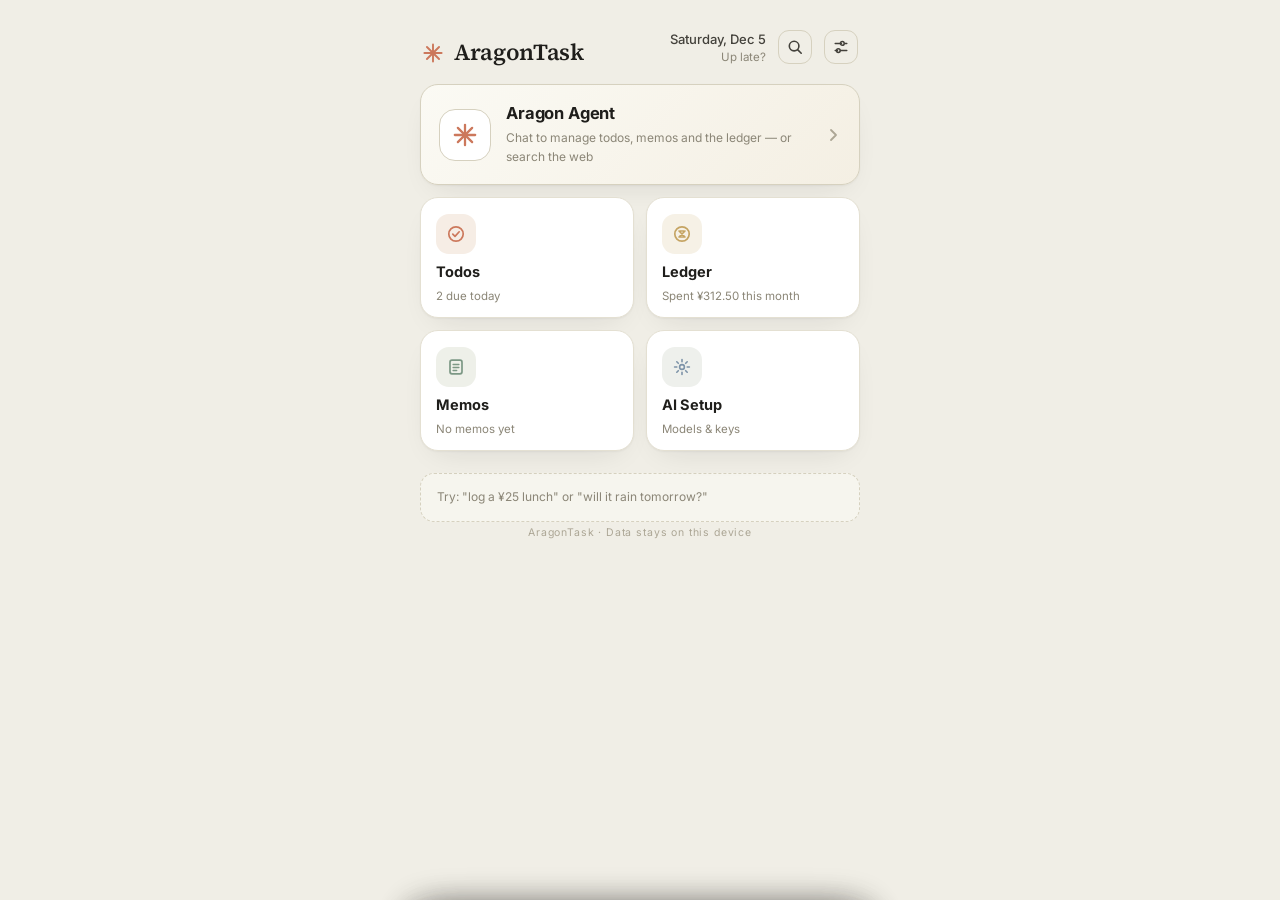
<file: app/assets/index.html>
<!doctype html>
<html lang="en">
<head>
<meta charset="utf-8">
<meta name="viewport" content="width=device-width,initial-scale=1,maximum-scale=1,user-scalable=no,viewport-fit=cover">
<meta name="theme-color" content="#F0EEE6">
<title>AragonTask</title>
<link rel="stylesheet" href="./fonts/fonts.css">
<link rel="stylesheet" href="./app.css">
</head>
<body>
<div id="app">

  <header>
    <div class="brand">
      <svg class="spark" viewBox="0 0 24 24" aria-hidden="true">
        <g stroke="#CC785C" stroke-width="2.1" stroke-linecap="round" fill="none">
          <line x1="12" y1="2.6" x2="12" y2="21.4"/>
          <line x1="2.6" y1="12" x2="21.4" y2="12"/>
          <line x1="5.4" y1="5.4" x2="18.6" y2="18.6"/>
          <line x1="18.6" y1="5.4" x2="5.4" y2="18.6"/>
        </g>
      </svg>
      <span class="wordmark">AragonTask</span>
    </div>
    <div class="head-right">
      <div class="date">
        <div class="d1" id="hd-date"></div>
        <div class="d2" id="hd-hi"></div>
      </div>
      <button class="icon-btn sr-open" id="sr-open" aria-label="Search" data-i18n-al="search_aria">
        <svg viewBox="0 0 18 18" fill="none"><circle cx="8" cy="8" r="5.4" stroke="currentColor" stroke-width="1.8"/><path d="M12.2 12.2L16 16" stroke="currentColor" stroke-width="1.8" stroke-linecap="round"/></svg>
      </button>
      <button class="icon-btn" id="set-open" aria-label="Settings" data-i18n-al="set_aria" data-act="setopen">
        <svg viewBox="0 0 18 18" fill="none"><path d="M2.5 5h7M13.5 5h2M2.5 13h2.5M8.5 13h7" stroke="currentColor" stroke-width="1.7" stroke-linecap="round"/><circle cx="10.5" cy="5" r="2.1" stroke="currentColor" stroke-width="1.7"/><circle cx="6" cy="13" r="2.1" stroke="currentColor" stroke-width="1.7"/></svg>
      </button>
    </div>
  </header>

  <!-- ================= HUB ================= -->
  <div id="view-hub">
    <button class="hub-hero card" data-act="view" data-id="agent">
      <div class="hh-ic">
        <svg viewBox="0 0 24 24" aria-hidden="true">
          <g stroke="#CC785C" stroke-width="2.1" stroke-linecap="round" fill="none">
            <line x1="12" y1="2.6" x2="12" y2="21.4"/>
            <line x1="2.6" y1="12" x2="21.4" y2="12"/>
            <line x1="5.4" y1="5.4" x2="18.6" y2="18.6"/>
            <line x1="18.6" y1="5.4" x2="5.4" y2="18.6"/>
          </g>
        </svg>
      </div>
      <div class="hh-t">
        <b data-i18n="hub_agent_t">Aragon Agent</b>
        <p data-i18n="hub_agent_p">Chat to manage todos, memos and the ledger — or search the web</p>
      </div>
      <svg class="hh-go" viewBox="0 0 16 16" fill="none"><path d="M6 3l5 5-5 5" stroke="currentColor" stroke-width="1.8" stroke-linecap="round" stroke-linejoin="round"/></svg>
    </button>

    <div class="hub-grid">
      <button class="hub-c card" data-act="view" data-id="todo">
        <div class="hc-ic" style="--c:#CC785C">
          <svg viewBox="0 0 20 20" fill="none"><circle cx="10" cy="10" r="7.2" stroke="currentColor" stroke-width="1.7"/><path d="M6.8 10.2l2.2 2.2 4.2-4.6" stroke="currentColor" stroke-width="1.7" stroke-linecap="round" stroke-linejoin="round"/></svg>
        </div>
        <b data-i18n="nav_todo">Todos</b>
        <span id="hub-todo">…</span>
      </button>
      <button class="hub-c card" data-act="view" data-id="money">
        <div class="hc-ic" style="--c:#C5A463">
          <svg viewBox="0 0 20 20" fill="none"><circle cx="10" cy="10" r="7.2" stroke="currentColor" stroke-width="1.7"/><path d="M7 7l6 6M13 7l-6 6M8 7h4M8 13h4" stroke="currentColor" stroke-width="1.6" stroke-linecap="round"/></svg>
        </div>
        <b data-i18n="nav_money">Ledger</b>
        <span id="hub-money">…</span>
      </button>
      <button class="hub-c card" data-act="view" data-id="memo">
        <div class="hc-ic" style="--c:#7C9885">
          <svg viewBox="0 0 20 20" fill="none"><rect x="4" y="3.2" width="12" height="13.6" rx="2" stroke="currentColor" stroke-width="1.7"/><path d="M7.2 7.5h5.6M7.2 10.5h5.6M7.2 13.5h3.4" stroke="currentColor" stroke-width="1.6" stroke-linecap="round"/></svg>
        </div>
        <b data-i18n="nav_memo">Memos</b>
        <span id="hub-memo">…</span>
      </button>
      <button class="hub-c card" data-act="view" data-id="agent2">
        <div class="hc-ic" style="--c:#7D93A8">
          <svg viewBox="0 0 20 20" fill="none"><circle cx="10" cy="10" r="2.4" stroke="currentColor" stroke-width="1.6"/><path d="M10 2.6v2.2M10 15.2v2.2M2.6 10h2.2M15.2 10h2.2M4.8 4.8l1.5 1.5M13.7 13.7l1.5 1.5M15.2 4.8l-1.5 1.5M6.3 13.7l-1.5 1.5" stroke="currentColor" stroke-width="1.6" stroke-linecap="round"/></svg>
        </div>
        <b data-i18n="nav_aicfg">AI Setup</b>
        <span data-i18n="hub_aicfg_sub">Models &amp; keys</span>
      </button>
    </div>

    <div class="hub-foot" data-i18n="hub_foot">Try: "log a ¥25 lunch" or "will it rain tomorrow?"</div>
  </div>

  <!-- ================= TODO VIEW ================= -->
  <div id="view-todo" hidden>
    <div class="view-head">
      <button class="icon-btn back" data-act="home" aria-label="Back" data-i18n-al="back_aria">
        <svg viewBox="0 0 16 16" fill="none"><path d="M10 3L5 8l5 5" stroke="currentColor" stroke-width="1.8" stroke-linecap="round" stroke-linejoin="round"/></svg>
      </button>
      <b data-i18n="nav_todo">Todos</b>
    </div>

    <div class="qa card">
      <svg viewBox="0 0 16 16" fill="none" aria-hidden="true"><path d="M8 3v10M3 8h10" stroke="currentColor" stroke-width="1.8" stroke-linecap="round"/></svg>
      <input id="qa-in" placeholder="Add a task, press Enter to save" data-i18n-ph="qa_ph" maxlength="120" autocomplete="off">
      <button class="qa-chip" id="qa-today" aria-label="Due today by default" data-i18n-al="qa_today_aria" data-i18n="qa_today">Today</button>
    </div>

    <section class="hero card">
      <svg class="ring" viewBox="0 0 62 62" aria-hidden="true">
        <circle class="ring-bg" cx="31" cy="31" r="26"/>
        <circle class="ring-fg" cx="31" cy="31" r="26" id="ring"/>
      </svg>
      <div class="hero-t">
        <div class="ht-label" data-i18n="hero_label">Today's progress</div>
        <div class="ht-num"><span id="hero-done">0</span><span class="ht-sep"> / </span><span id="hero-all">0</span></div>
        <div class="ht-sub" id="hero-sub"></div>
      </div>
    </section>

    <nav class="chips" id="chips"></nav>

    <div class="sec"><span data-i18n="sec_todo">Todos</span><span class="cnt" id="todo-cnt"></span><i class="ln"></i></div>
    <div class="list card" id="list"></div>

    <div class="empty" id="empty" hidden>
      <h3 id="empty-t" data-i18n="empty_ok">All clear</h3>
      <p id="empty-p"></p>
      <button class="empty-cta" id="empty-cta" data-i18n="empty_cta">Add your first task</button>
    </div>

    <div class="sec sec-btn-wrap">
      <button class="sec-btn" id="done-toggle">
        <span data-i18n="done_sec">Completed</span><span class="cnt" id="done-cnt"></span>
        <svg viewBox="0 0 16 16" fill="none"><path d="M4 6l4 4 4-4" stroke="currentColor" stroke-width="1.8" stroke-linecap="round" stroke-linejoin="round"/></svg>
      </button>
      <i class="ln"></i>
    </div>
    <div class="list card" id="donelist" hidden></div>
  </div>

  <!-- ================= MONEY VIEW ================= -->
  <div id="view-money" hidden>
    <div class="view-head">
      <button class="icon-btn back" data-act="home" aria-label="Back" data-i18n-al="back_aria">
        <svg viewBox="0 0 16 16" fill="none"><path d="M10 3L5 8l5 5" stroke="currentColor" stroke-width="1.8" stroke-linecap="round" stroke-linejoin="round"/></svg>
      </button>
      <b data-i18n="nav_money">Ledger</b>
    </div>

    <section class="hero card m-hero">
      <div class="mh-main">
        <div class="ht-label" id="m-lb">Spent this month</div>
        <div class="mh-num"><span id="m-out">0</span><span class="mh-cur" data-i18n="cur_unit">CNY</span></div>
        <div class="ht-sub" id="m-sub"></div>
        <div class="bud-mini" id="bud-mini" hidden><div class="bud-fill" id="bud-mini-fill"></div></div>
      </div>
      <div class="m-hero-side">
        <button class="reimb-chip" id="reimb-chip" data-act="mreimb">
          <span class="rc-l" data-i18n="reimb_lb">To reimburse</span>
          <span class="rc-v" id="reimb-sum">¥0</span>
        </button>
        <button class="stats-btn" id="stats-btn" aria-label="Stats &amp; data" data-i18n-al="stats_aria">
          <svg viewBox="0 0 18 18" fill="none"><path d="M3 15V9M9 15V3M15 15v-4" stroke="currentColor" stroke-width="2" stroke-linecap="round"/></svg>
        </button>
      </div>
    </section>

    <div class="m-nav">
      <button id="m-prev" data-act="mprev" aria-label="Previous month" data-i18n-al="prev_m_aria">
        <svg viewBox="0 0 16 16" fill="none"><path d="M10 3L5 8l5 5" stroke="currentColor" stroke-width="1.8" stroke-linecap="round" stroke-linejoin="round"/></svg>
      </button>
      <div class="m-month" id="m-month"></div>
      <button id="m-next" data-act="mnext" aria-label="Next month" data-i18n-al="next_m_aria">
        <svg viewBox="0 0 16 16" fill="none"><path d="M6 3l5 5-5 5" stroke="currentColor" stroke-width="1.8" stroke-linecap="round" stroke-linejoin="round"/></svg>
      </button>
    </div>

    <nav class="chips" id="m-chips"></nav>

    <div class="empty" id="m-empty" hidden>
      <h3 id="m-empty-t" data-i18n="m_empty">No records yet</h3>
      <p id="m-empty-p" data-i18n="m_empty_p">Log the first one and see where the money goes.</p>
      <button class="empty-cta" id="m-empty-cta" data-i18n="m_empty_cta">Add first record</button>
    </div>

    <div id="m-groups"></div>
  </div>

  <!-- ================= MEMO VIEW ================= -->
  <div id="view-memo" hidden>
    <div class="view-head">
      <button class="icon-btn back" data-act="home" aria-label="Back" data-i18n-al="back_aria">
        <svg viewBox="0 0 16 16" fill="none"><path d="M10 3L5 8l5 5" stroke="currentColor" stroke-width="1.8" stroke-linecap="round" stroke-linejoin="round"/></svg>
      </button>
      <b data-i18n="nav_memo">Memos</b>
      <button class="icon-btn mh-add" data-act="madd" aria-label="Add manually" data-i18n-al="mm_add_aria" style="margin-left:auto">
        <svg viewBox="0 0 16 16" fill="none"><path d="M8 3.5v9M3.5 8h9" stroke="currentColor" stroke-width="1.8" stroke-linecap="round"/></svg>
      </button>
    </div>
    <div id="memo-view-list"></div>
  </div>

  <!-- ================= AGENT VIEW ================= -->
  <div id="view-agent" hidden>
    <div class="view-head">
      <button class="icon-btn back" data-act="home" aria-label="Back" data-i18n-al="back_aria">
        <svg viewBox="0 0 16 16" fill="none"><path d="M10 3L5 8l5 5" stroke="currentColor" stroke-width="1.8" stroke-linecap="round" stroke-linejoin="round"/></svg>
      </button>
      <b data-i18n="ag_title">Aragon Agent</b>
      <div class="mt-acts" style="margin-left:auto">
        <button class="icon-btn" data-act="aicfg" aria-label="AI setup" data-i18n-al="ag_cfg_aria">
          <svg viewBox="0 0 16 16" fill="none"><circle cx="8" cy="8" r="2.2" stroke="currentColor" stroke-width="1.5"/><path d="M8 1.8v1.7M8 12.5v1.7M1.8 8h1.7M12.5 8h1.7M3.6 3.6l1.2 1.2M11.2 11.2l1.2 1.2M12.4 3.6l-1.2 1.2M4.8 11.2l-1.2 1.2" stroke="currentColor" stroke-width="1.5" stroke-linecap="round"/></svg>
        </button>
        <button class="icon-btn" data-act="clearchat" aria-label="Clear chat" data-i18n-al="ag_clear_aria">
          <svg viewBox="0 0 16 16" fill="none"><path d="M3 4.5h10M6.5 4.5V3h3v1.5M4.5 4.5l.7 8.5h5.6l.7-8.5" stroke="currentColor" stroke-width="1.5" stroke-linecap="round" stroke-linejoin="round"/></svg>
        </button>
      </div>
    </div>

    <div class="chat-wrap">
      <div class="chat-scroll" id="chat"></div>
      <div class="composer">
        <textarea id="chat-in" placeholder="Ask the agent to take notes, log spending, look things up…" data-i18n-ph="ag_ph" maxlength="500" rows="1" autocomplete="off"></textarea>
        <button class="send-b" id="chat-send" aria-label="Send" data-i18n-al="ag_send_aria">
          <svg viewBox="0 0 20 20" fill="none"><path d="M10 16V4M5 9l5-5 5 5" stroke="currentColor" stroke-width="2.2" stroke-linecap="round" stroke-linejoin="round"/></svg>
        </button>
      </div>
    </div>
  </div>

  <div class="spacer" id="spacer"></div>
  <footer>AragonTask · <span data-i18n="app_foot">Data stays on this device</span></footer>

  <button class="fab" id="fab" aria-label="Add" data-i18n-al="fab_aria">
    <svg viewBox="0 0 24 24" fill="none" aria-hidden="true">
      <path d="M12 5v14M5 12h14" stroke="currentColor" stroke-width="2.2" stroke-linecap="round"/>
    </svg>
    <span id="fab-t">New task</span>
  </button>
</div>

<div class="scrim" id="scrim"></div>

<!-- task sheet -->
<section class="sheet" id="task-sheet" aria-hidden="true">
  <div class="grab"></div>
  <h2 class="sh" id="ts-h">New task</h2>
  <input class="t-title" id="ts-title" placeholder="What needs doing?" data-i18n-ph="ts_title_ph" maxlength="60" autocomplete="off">
  <textarea class="t-note" id="ts-note" rows="2" placeholder="Note, optional" data-i18n-ph="ts_note_ph"></textarea>
  <div class="lb" data-i18n="lb_cat">Category</div>
  <div class="chips-in" id="ts-cats"></div>
  <div class="lb" data-i18n="lb_date">Date</div>
  <div class="chips-in" id="ts-dates"></div>
  <div class="lb" style="margin-top:14px" data-i18n="lb_repeat">Repeat</div>
  <div class="chips-in" id="ts-repeat"></div>
  <input type="date" id="ts-date-input" class="dpick" tabindex="-1">
  <button class="save" id="ts-save" disabled data-i18n="save">Save</button>
  <button class="ghost-del" id="ts-del" hidden data-i18n="ts_del">Delete this task</button>
</section>

<!-- record sheet -->
<section class="sheet" id="rec-sheet" aria-hidden="true">
  <div class="grab"></div>
  <h2 class="sh" id="rs-h">Add record</h2>
  <div class="type-seg" id="rs-type">
    <button class="ts-b on" data-act="rtype" data-id="out" data-i18n="rt_out">Expense</button>
    <button class="ts-b" data-act="rtype" data-id="in" data-i18n="rt_in">Income</button>
  </div>
  <div class="amt-row">
    <span class="amt-cur">¥</span>
    <input id="rs-amt" inputmode="decimal" placeholder="0.00" maxlength="12" autocomplete="off">
  </div>
  <input class="t-title" id="rs-title" placeholder="What was it? Optional" data-i18n-ph="rs_title_ph" maxlength="30" autocomplete="off">
  <div id="rs-catwrap">
    <div class="lb" data-i18n="lb_cat">Category</div>
    <div class="chips-in" id="rs-cats"></div>
  </div>
  <div class="lb" data-i18n="lb_date">Date</div>
  <div class="chips-in" id="rs-dates"></div>
  <div class="chips-in" style="margin-top:2px">
    <input type="date" id="rs-date-input" class="dpick" tabindex="-1">
  </div>
  <label class="sw-row" id="rs-reimbrow">
    <span data-i18n="rs_reimb_lb">This one needs reimbursement</span>
    <input type="checkbox" id="rs-reimb"><i class="tgl"></i>
  </label>
  <button class="save" id="rs-save" disabled data-i18n="save">Save</button>
  <button class="ghost-del" id="rs-del" hidden data-i18n="rs_del">Delete this record</button>
</section>

<!-- manual memo sheet -->
<section class="sheet" id="mm-sheet" aria-hidden="true">
  <div class="grab"></div>
  <h2 class="sh" data-i18n="mm_new">New memo</h2>
  <input class="t-title" id="mm-title" placeholder="Memo title" data-i18n-ph="mm_title_ph" maxlength="40" autocomplete="off">
  <textarea class="t-note" id="mm-note" rows="2" placeholder="Details, optional" data-i18n-ph="mm_note_ph"></textarea>
  <input class="f-in" id="mm-cat" placeholder="Category, blank = uncategorized" data-i18n-ph="mm_cat_ph" maxlength="8" autocomplete="off">
  <button class="save" id="mm-save" disabled data-i18n="save">Save</button>
</section>

<!-- AI config sheet -->
<section class="sheet" id="ai-sheet" aria-hidden="true">
  <div class="grab"></div>
  <h2 class="sh" data-i18n="ai_title">AI Setup</h2>
  <div class="cat-list" id="ai-list"></div>
  <div class="lb" id="ai-lb">New profile</div>
  <input class="f-in" id="ai-name" placeholder="Profile name, e.g. My OpenAI" data-i18n-ph="ai_name_ph" maxlength="20" autocomplete="off">
  <div class="type-seg" id="ai-style" style="margin-top:12px">
    <button class="ts-b on" data-act="aistyle" data-id="openai">OpenAI</button>
    <button class="ts-b" data-act="aistyle" data-id="anthropic">Anthropic</button>
    <button class="ts-b" data-act="aistyle" data-id="custom" data-i18n="ai_custom">Custom</button>
  </div>
  <input class="f-in" id="ai-url" placeholder="API URL" data-i18n-ph="ai_url_ph" autocomplete="off" inputmode="url">
  <div class="key-row">
    <input class="f-in" id="ai-key" type="password" placeholder="API key" data-i18n-ph="ai_key_ph" autocomplete="off">
    <button class="eye" id="ai-eye" aria-label="Show key" data-i18n-al="ai_show_key">
      <svg viewBox="0 0 20 20" fill="none"><path d="M2.5 10S5.8 4.8 10 4.8 17.5 10 17.5 10 14.2 15.2 10 15.2 2.5 10 2.5 10z" stroke="currentColor" stroke-width="1.6" stroke-linejoin="round"/><circle cx="10" cy="10" r="2.4" stroke="currentColor" stroke-width="1.6"/></svg>
    </button>
  </div>
  <div class="lb" data-i18n="lb_model">Model</div>
  <div class="model-row">
    <input class="f-in" id="ai-model" placeholder="Model name" data-i18n-ph="ai_model_ph" autocomplete="off" style="flex:1">
    <button class="mini-btn" data-act="aifetch" data-i18n="ai_fetch">Fetch list</button>
  </div>
  <div class="chips-in" id="ai-models"></div>
  <input class="f-in" id="ai-headers" placeholder="Extra headers JSON, optional" data-i18n-ph="ai_headers_ph" autocomplete="off">
  <button class="save" id="ai-save" disabled data-i18n="ai_save_new">Save profile</button>
  <div class="ai-acts">
    <button class="ghost-def" id="ai-def" hidden data-i18n="ai_def">Set as default</button>
    <button class="ghost-del" id="ai-del" hidden style="width:100%" data-i18n="ai_del">Delete this profile</button>
  </div>
  <div class="cs-tip" data-i18n="ai_tip">Profiles stay on this device and are only used for the URL you enter.</div>
</section>

<!-- category sheet -->
<section class="sheet" id="cat-sheet" aria-hidden="true">
  <div class="grab"></div>
  <h2 class="sh" data-i18n="cs_title">Manage categories</h2>
  <div class="cat-list" id="cs-list"></div>
  <div class="lb" id="cs-lb">New category</div>
  <input class="cs-name" id="cs-name" placeholder="Category name" data-i18n-ph="cs_name_ph" maxlength="8" autocomplete="off">
  <div class="swatches" id="cs-swatches"></div>
  <button class="save" id="cs-save" disabled data-i18n="cs_add">Add</button>
  <button class="ghost-del" id="cs-del" hidden data-i18n="cs_del">Delete this category</button>
  <div class="cs-tip" id="cs-tip" data-i18n="cs_tip">Tasks in a deleted category become uncategorized.</div>
</section>

<!-- stats sheet (F1 report + F5 budget + F2 backup) -->
<section class="sheet" id="stats-sheet" aria-hidden="true">
  <div class="grab"></div>
  <h2 class="sh" data-i18n="st_title">Stats &amp; data</h2>
  <div class="st-month card">
    <div class="st-mrow">
      <div class="st-mc"><div class="lb2" data-i18n="st_out">Expenses</div><div class="st-neg" id="st-out">0</div></div>
      <div class="st-mc"><div class="lb2" data-i18n="st_in">Income</div><div class="st-pos" id="st-in">0</div></div>
      <div class="st-mc"><div class="lb2" data-i18n="st_bal">Balance</div><div class="st-bal" id="st-bal">0</div></div>
    </div>
  </div>
  <div class="lb" style="margin-top:18px">Category share (this month)</div>
  <div class="st-bars card" id="st-cats"><div class="st-none" data-i18n="st_no_spend">No expenses yet</div></div>
  <div class="lb" style="margin-top:18px" data-i18n="st_trend">6-month spend trend</div>
  <div class="st-trend card"><svg id="st-svg" viewBox="0 0 320 90" preserveAspectRatio="none"></svg><div class="st-months" id="st-months"></div></div>
  <div class="lb" style="margin-top:18px" data-i18n="st_budget">Monthly budget</div>
  <div class="st-budget card">
    <div class="bud-row">
      <input class="f-in" id="bud-in" type="text" inputmode="numeric" placeholder="e.g. 3000 (blank = off)" data-i18n-ph="bud_ph">
      <button class="save" id="bud-save" data-i18n="save">Save</button>
    </div>
    <div class="bud-bar" id="bud-bar" hidden><div class="bud-fill" id="bud-fill"></div></div>
    <div class="bud-tip" id="bud-tip"></div>
  </div>
  <div class="lb" style="margin-top:18px" data-i18n="st_data">Data</div>
  <div class="st-data card">
    <button class="mini-btn" id="exp-btn" data-i18n="exp_btn">Export backup</button>
    <button class="mini-btn" id="imp-btn" data-i18n="imp_btn">Import restore</button>
    <input type="file" id="imp-file" accept="application/json,.json" hidden>
    <div class="cs-tip" data-i18n="st_data_tip">Exports include todos, records, memos and categories (no AI keys). Import replaces current data — export a backup first.</div>
  </div>
</section>

<!-- search sheet (F4) -->
<section class="sheet" id="search-sheet" aria-hidden="true">
  <div class="grab"></div>
  <div class="sr-bar">
    <svg viewBox="0 0 18 18" fill="none" aria-hidden="true"><circle cx="8" cy="8" r="5.4" stroke="currentColor" stroke-width="1.8"/><path d="M12.2 12.2L16 16" stroke="currentColor" stroke-width="1.8" stroke-linecap="round"/></svg>
    <input id="sr-in" placeholder="Search todos, memos, records…" data-i18n-ph="sr_ph" autocomplete="off">
  </div>
  <div class="sr-res" id="sr-res"><div class="st-none" data-i18n="sr_hint">Type a keyword to search</div></div>
</section>

<!-- settings sheet -->
<section class="sheet" id="set-sheet" aria-hidden="true">
  <div class="grab"></div>
  <h2 class="sh" data-i18n="set_title">Settings</h2>
  <div class="lb" data-i18n="set_lang">Language</div>
  <div class="chips-in" id="set-langs">
    <button class="chip s" data-act="lang" data-id="en" data-i18n="set_lang_en">English</button>
    <button class="chip s" data-act="lang" data-id="zh" data-i18n="set_lang_zh">中文</button>
  </div>
  <div class="lb" style="margin-top:18px" data-i18n="set_about">About</div>
  <div class="st-data card">
    <div class="cs-tip" data-i18n="set_about_body">AragonTask v1.6.1 — a local-first organizer. Todos, ledger, memos and an optional bring-your-own-key AI agent, all stored on your device.</div>
  </div>
</section>

<div class="toast" id="toast"><span id="toast-msg"></span><button id="toast-un" hidden data-i18n="undo">Undo</button></div>

<script src="./i18n.js"></script>
<script src="./app.js"></script>
</body>
</html>
</file>
<file: app/assets/fonts/fonts.css>
@font-face{font-family:'Inter';font-style:normal;font-weight:400;font-display:swap;src:url('Inter-400.woff2') format('woff2');}
@font-face{font-family:'Inter';font-style:normal;font-weight:500;font-display:swap;src:url('Inter-500.woff2') format('woff2');}
@font-face{font-family:'Inter';font-style:normal;font-weight:600;font-display:swap;src:url('Inter-600.woff2') format('woff2');}
@font-face{font-family:'Inter';font-style:normal;font-weight:700;font-display:swap;src:url('Inter-700.woff2') format('woff2');}
@font-face{font-family:'Source Serif 4';font-style:normal;font-weight:400;font-display:swap;src:url('SourceSerif4-400.woff2') format('woff2');}
@font-face{font-family:'Source Serif 4';font-style:normal;font-weight:600;font-display:swap;src:url('SourceSerif4-600.woff2') format('woff2');}
</file>
<file: app/assets/app.css>
/* ============ Terra · Anthropic-inspired minimal todo ============ */

* { box-sizing: border-box; -webkit-tap-highlight-color: transparent; }
html, body { margin: 0; padding: 0; }

:root {
  --bg: #F0EEE6;
  --card: #FCFBF7;
  --card2: #FFFFFF;
  --ink: #1F1E1B;
  --ink2: #43413B;
  --mut: #8B8677;
  --mut2: #ACA695;
  --line: #E4E0D2;
  --line2: #D6D1BF;
  --clay: #CC785C;
  --clay-d: #B55F41;
  --clay-t: rgba(204, 120, 92, 0.10);
  --danger: #B0432F;
  --r: 18px;
  --sh: 0 1px 2px rgba(31,30,27,.04), 0 12px 32px -16px rgba(31,30,27,.14);
  --serif: 'Source Serif 4', Georgia, 'Times New Roman', 'Noto Serif SC', serif;
  --sans: 'Inter', -apple-system, 'PingFang SC', 'HarmonyOS Sans SC', 'Noto Sans SC', 'Microsoft YaHei', sans-serif;
}

body {
  background: var(--bg);
  color: var(--ink);
  font-family: var(--sans);
  -webkit-font-smoothing: antialiased;
  user-select: none;
  -webkit-user-select: none;
  -webkit-touch-callout: none;
  touch-action: manipulation;
}
input, textarea { user-select: text; -webkit-user-select: text; font-family: inherit; }
button { font-family: inherit; border: 0; background: none; padding: 0; color: inherit; cursor: pointer; }

#app {
  position: relative;
  max-width: 480px;
  margin: 0 auto;
  min-height: 100vh;
  padding: 0 20px calc(20px + env(safe-area-inset-bottom));
}

/* ---------- header ---------- */
header {
  display: flex;
  justify-content: space-between;
  align-items: flex-end;
  padding: 30px 2px 20px;
  animation: fadeUp .5s both;
}
.brand { display: flex; align-items: center; gap: 10px; }
.spark { width: 22px; height: 22px; animation: spinIn 1s cubic-bezier(.2,.8,.3,1) both; }
.wordmark {
  font-family: var(--serif);
  font-size: 27px;
  font-weight: 600;
  letter-spacing: -0.02em;
  line-height: 1;
}
.date { text-align: right; }
.d1 { font-size: 13px; color: var(--ink2); font-weight: 500; }
.d2 { font-size: 11.5px; color: var(--mut); margin-top: 3px; }

/* ---------- hero ---------- */
.card {
  background: var(--card2);
  border: 1px solid var(--line);
  border-radius: var(--r);
  box-shadow: var(--sh);
}
.hero {
  display: flex;
  align-items: center;
  gap: 18px;
  padding: 18px 20px;
  animation: fadeUp .5s .06s both;
}
.ring { width: 62px; height: 62px; flex: none; transform: rotate(-90deg); }
.ring circle { fill: none; stroke-width: 4; }
.ring-bg { stroke: #E8E4D4; }
.ring-fg {
  stroke: var(--clay);
  stroke-linecap: round;
  stroke-dasharray: 163.4;
  stroke-dashoffset: 163.4;
  transition: stroke-dashoffset .8s cubic-bezier(.22,.9,.3,1);
}
.hero-t { flex: 1; min-width: 0; }
.ht-label { font-size: 11.5px; color: var(--mut); letter-spacing: .18em; }
.ht-num { font-family: var(--serif); font-size: 30px; font-weight: 600; line-height: 1.15; margin-top: 2px; }
.ht-sep { color: var(--mut2); font-weight: 400; }
.ht-sub { font-size: 12.5px; color: var(--mut); margin-top: 3px; }

/* ---------- chips ---------- */
.chips {
  display: flex;
  gap: 8px;
  overflow-x: auto;
  padding: 18px 20px 4px;
  margin: 0 -20px;
  scrollbar-width: none;
}
.chips::-webkit-scrollbar { display: none; }
.chip {
  display: inline-flex;
  align-items: center;
  gap: 7px;
  flex: none;
  padding: 7px 14px;
  border-radius: 999px;
  border: 1px solid var(--line2);
  background: var(--card2);
  font-size: 13px;
  font-weight: 500;
  color: var(--ink2);
  transition: all .18s ease;
}
.chip:active { transform: scale(.95); }
.chip .dot { width: 8px; height: 8px; border-radius: 50%; flex: none; }
.chip .ct { color: var(--mut); font-weight: 500; font-size: 12px; }
.chip.on { background: var(--ink); border-color: var(--ink); color: #F5F2E9; }
.chip.on .ct { color: #B7B2A2; }
.chip--ic { padding: 7px 11px; color: var(--mut); }
.chip--ic svg { width: 15px; height: 15px; display: block; }

/* ---------- sections ---------- */
.sec {
  display: flex;
  align-items: center;
  gap: 10px;
  margin: 26px 2px 10px;
  font-size: 12.5px;
  font-weight: 600;
  letter-spacing: .1em;
  color: var(--ink2);
  animation: fadeUp .5s .1s both;
}
.sec .ln { flex: 1; height: 1px; background: var(--line); }
.sec .cnt { color: var(--mut); font-weight: 500; }
.sec-btn {
  display: inline-flex;
  align-items: center;
  gap: 6px;
  font-size: 12.5px;
  font-weight: 600;
  letter-spacing: .1em;
  color: var(--ink2);
  padding: 4px 0;
}
.sec-btn .cnt { color: var(--mut); }
.sec-btn svg { width: 13px; height: 13px; transition: transform .25s ease; }
.sec-btn.open svg { transform: rotate(180deg); }

/* ---------- task list ---------- */
.list { overflow: hidden; }
.row {
  display: flex;
  align-items: flex-start;
  gap: 13px;
  padding: 14px 16px;
  border-top: 1px solid var(--line);
  animation: fadeUp .38s both;
}
.row:first-child { border-top: 0; }
.row:active { background: #FAF8F1; }
.row.done-row { opacity: .62; }

.cbx {
  flex: none;
  width: 22px;
  height: 22px;
  margin-top: 2px;
  border-radius: 50%;
  border: 1.6px solid #C6C1AE;
  display: flex;
  align-items: center;
  justify-content: center;
  transition: all .22s ease;
}
.cbx svg { width: 12px; height: 12px; display: block; }
.cbx svg path {
  fill: none;
  stroke: #fff;
  stroke-width: 2.6;
  stroke-linecap: round;
  stroke-linejoin: round;
  stroke-dasharray: 20;
  stroke-dashoffset: 20;
  transition: stroke-dashoffset .28s ease .04s;
}
.row.done-row .cbx { background: var(--clay); border-color: var(--clay); }
.row.done-row .cbx svg path { stroke-dashoffset: 0; }

.rmain { flex: 1; min-width: 0; }
.ttl {
  position: relative;
  font-size: 15.5px;
  line-height: 1.5;
  font-weight: 500;
  word-break: break-word;
}
.ttl::after {
  content: "";
  position: absolute;
  left: 0;
  top: 56%;
  height: 1.5px;
  width: 0;
  background: var(--mut);
  transition: width .3s ease .06s;
}
.row.done-row .ttl { color: var(--mut); font-weight: 400; }
.row.done-row .ttl::after { width: 100%; }

.meta {
  display: flex;
  flex-wrap: wrap;
  align-items: center;
  gap: 6px;
  margin-top: 4px;
  font-size: 12px;
  color: var(--mut);
}
.meta .mdot { width: 6px; height: 6px; border-radius: 50%; }
.meta .sep { color: var(--line2); }
.meta .due.od { color: var(--clay-d); font-weight: 600; }

.chev {
  flex: none;
  width: 16px;
  height: 16px;
  color: var(--mut2);
  margin-top: 5px;
  transition: transform .22s ease;
}
.row.x .chev { transform: rotate(90deg); }

.detail { overflow: hidden; max-height: 0; transition: max-height .32s ease; }
.row.x .detail { max-height: 180px; }
.detail-in { padding: 10px 0 4px 35px; display: flex; flex-direction: column; gap: 10px; }
.note {
  font-size: 13px;
  line-height: 1.65;
  color: var(--ink2);
  white-space: pre-wrap;
  word-break: break-word;
  background: #F7F5EC;
  border: 1px solid var(--line);
  border-radius: 10px;
  padding: 9px 12px;
}
.acts { display: flex; gap: 20px; }
.acts button { font-size: 13px; font-weight: 600; padding: 2px 0; }
.act-ed { color: var(--clay-d); }
.act-del { color: var(--danger); }

/* ---------- empty state ---------- */
.empty { padding: 48px 24px 36px; text-align: center; animation: fadeUp .45s both; }
.es-art { width: 108px; height: 108px; margin: 0 auto 14px; display: block; }
.empty h3 { margin: 0; font-family: var(--serif); font-size: 17px; font-weight: 600; }
.empty p { margin: 8px 0 0; font-size: 13px; line-height: 1.75; color: var(--mut); }

/* ---------- fab / footer ---------- */
.spacer { height: 78px; }
.fab {
  position: absolute;
  left: 50%;
  bottom: calc(26px + env(safe-area-inset-bottom));
  transform: translateX(-50%);
  display: flex;
  align-items: center;
  gap: 8px;
  height: 52px;
  padding: 0 26px;
  border-radius: 999px;
  background: var(--ink);
  color: #F5F2E9;
  font-size: 14.5px;
  font-weight: 600;
  letter-spacing: .02em;
  box-shadow: 0 14px 30px -12px rgba(31,30,27,.5);
  transition: transform .18s ease;
  z-index: 5;
}
.fab:active { transform: translateX(-50%) scale(.95); }
.fab svg { width: 16px; height: 16px; display: block; }
footer {
  text-align: center;
  font-size: 10.5px;
  color: var(--mut2);
  letter-spacing: .08em;
  padding: 4px 0 6px;
}

/* ---------- scrim & sheet ---------- */
.scrim {
  position: fixed;
  inset: 0;
  background: rgba(31,30,27,.36);
  -webkit-backdrop-filter: blur(2px);
  backdrop-filter: blur(2px);
  opacity: 0;
  pointer-events: none;
  transition: opacity .3s ease;
  z-index: 9;
}
.scrim.on { opacity: 1; pointer-events: auto; }

.sheet {
  position: fixed;
  left: 50%;
  bottom: 0;
  transform: translate(-50%, 105%);
  width: min(100%, 480px);
  max-height: 88vh;
  overflow-y: auto;
  background: var(--card2);
  border: 1px solid var(--line);
  border-bottom: 0;
  border-radius: 24px 24px 0 0;
  padding: 10px 22px calc(24px + env(safe-area-inset-bottom));
  z-index: 10;
  transition: transform .42s cubic-bezier(.32,.72,.24,1);
  box-shadow: 0 -14px 44px -18px rgba(31,30,27,.28);
}
.sheet.on { transform: translate(-50%, 0); }
.grab { width: 36px; height: 4px; border-radius: 2px; background: var(--line2); margin: 6px auto 14px; }
.sh { font-family: var(--serif); font-size: 19px; font-weight: 600; margin: 0 0 4px; letter-spacing: -0.01em; }

.t-title {
  width: 100%;
  border: 0;
  outline: 0;
  background: transparent;
  font-size: 17.5px;
  font-weight: 500;
  color: var(--ink);
  padding: 12px 0;
  border-bottom: 1px solid var(--line);
}
.t-title::placeholder, .t-note::placeholder, .cs-name::placeholder { color: var(--mut2); }
.t-note {
  width: 100%;
  border: 0;
  outline: 0;
  background: transparent;
  resize: none;
  font-size: 13.5px;
  line-height: 1.6;
  color: var(--ink2);
  padding: 10px 0 2px;
}
.lb { font-size: 11.5px; font-weight: 600; color: var(--mut); letter-spacing: .14em; margin: 16px 0 9px; }

.chips-in { display: flex; flex-wrap: wrap; gap: 8px; }
.chip.s { padding: 6px 12px; font-size: 12.5px; }
.chip.sel { border-color: var(--clay); background: var(--clay-t); color: var(--clay-d); }
.chip.sel .ct { color: var(--clay-d); }

.dpick { position: absolute; width: 1px; height: 1px; opacity: 0; pointer-events: none; }

.save {
  display: block;
  width: 100%;
  height: 52px;
  margin-top: 20px;
  border-radius: 14px;
  background: var(--clay);
  color: #fff;
  font-size: 15px;
  font-weight: 600;
  letter-spacing: .03em;
  transition: all .18s ease;
}
.save:active { transform: scale(.98); }
.save[disabled] { opacity: .35; pointer-events: none; }
.ghost-del {
  display: block;
  width: 100%;
  height: 46px;
  margin-top: 6px;
  font-size: 13.5px;
  font-weight: 600;
  color: var(--danger);
}

/* ---------- category sheet ---------- */
.cat-list { border: 1px solid var(--line); border-radius: 14px; overflow: hidden; margin-top: 4px; }
.cat-row {
  display: flex;
  align-items: center;
  gap: 11px;
  padding: 12px 14px;
  border-top: 1px solid var(--line);
  font-size: 14.5px;
  font-weight: 500;
}
.cat-row:first-child { border-top: 0; }
.cat-row:active { background: #FAF8F1; }
.cat-row .dot { width: 10px; height: 10px; border-radius: 50%; flex: none; }
.cat-row .ccnt { margin-left: auto; font-size: 12px; color: var(--mut); font-weight: 500; }
.cat-row .ced { font-size: 12.5px; color: var(--mut); padding: 4px 6px; font-weight: 500; }

.cs-name {
  width: 100%;
  border: 0;
  outline: 0;
  background: transparent;
  font-size: 15.5px;
  font-weight: 500;
  color: var(--ink);
  padding: 11px 0;
  border-bottom: 1px solid var(--line);
}
.swatches { display: flex; gap: 13px; margin: 14px 0 2px; flex-wrap: wrap; }
.sw { width: 30px; height: 30px; border-radius: 50%; position: relative; transition: transform .15s ease; }
.sw:active { transform: scale(.88); }
.sw.sel::after {
  content: "";
  position: absolute;
  inset: -5px;
  border-radius: 50%;
  border: 2px solid var(--ink);
}
.cs-tip { font-size: 11.5px; color: var(--mut2); text-align: center; margin-top: 12px; line-height: 1.6; }

/* ---------- toast ---------- */
.toast {
  position: fixed;
  left: 50%;
  bottom: calc(96px + env(safe-area-inset-bottom));
  transform: translate(-50%, 16px);
  display: flex;
  align-items: center;
  gap: 16px;
  background: var(--ink);
  color: #F5F2E9;
  font-size: 13px;
  padding: 11px 18px;
  border-radius: 999px;
  opacity: 0;
  pointer-events: none;
  transition: all .3s ease;
  z-index: 20;
  box-shadow: 0 12px 32px -12px rgba(31,30,27,.55);
  max-width: 88vw;
}
.toast.on { opacity: 1; transform: translate(-50%, 0); pointer-events: auto; }
.toast button { color: #F0B49A; font-weight: 600; font-size: 13px; flex: none; }

/* ---------- motion ---------- */
@keyframes fadeUp {
  from { opacity: 0; transform: translateY(8px); }
  to { opacity: 1; transform: none; }
}
@keyframes spinIn {
  from { opacity: 0; transform: rotate(-120deg) scale(.55); }
  to { opacity: 1; transform: none; }
}
@media (prefers-reduced-motion: reduce) {
  * { animation: none !important; transition: none !important; }
}

/* ============ v1.1: seg switch / money view / record sheet ============ */

.seg {
  display: flex;
  gap: 4px;
  margin: 0 auto 18px;
  width: max-content;
  background: var(--card2);
  border: 1px solid var(--line2);
  border-radius: 999px;
  padding: 3px;
  animation: fadeUp .5s .02s both;
}
.seg-b {
  padding: 6px 24px;
  border-radius: 999px;
  font-size: 13.5px;
  font-weight: 600;
  color: var(--mut);
  transition: all .18s ease;
}
.seg-b.on { background: var(--ink); color: #F5F2E9; }

.m-hero { justify-content: space-between; }
.mh-num {
  font-family: var(--serif);
  font-size: 32px;
  font-weight: 600;
  line-height: 1.15;
  margin-top: 2px;
  font-variant-numeric: tabular-nums;
}
.mh-cur { font-size: 13px; color: var(--mut); margin-left: 6px; font-weight: 400; font-family: var(--sans); }

.reimb-chip {
  display: flex;
  flex-direction: column;
  align-items: flex-end;
  gap: 3px;
  padding: 9px 14px;
  border: 1px dashed var(--clay);
  border-radius: 12px;
  background: var(--clay-t);
  transition: transform .15s ease;
}
.reimb-chip:active { transform: scale(.95); }
.rc-l { font-size: 10.5px; color: var(--clay-d); letter-spacing: .12em; font-weight: 600; }
.rc-v { font-size: 16px; font-weight: 600; color: var(--clay-d); font-family: var(--serif); font-variant-numeric: tabular-nums; }
.reimb-chip.none { opacity: .55; filter: saturate(.35); }

.m-nav { display: flex; align-items: center; justify-content: space-between; margin: 18px 2px 0; }
.m-nav button {
  width: 34px;
  height: 34px;
  border-radius: 50%;
  border: 1px solid var(--line2);
  display: flex;
  align-items: center;
  justify-content: center;
  color: var(--ink2);
  background: var(--card2);
  transition: transform .15s ease;
}
.m-nav button:active { transform: scale(.9); }
.m-nav svg { width: 14px; height: 14px; display: block; }
.m-month { font-size: 13px; font-weight: 600; color: var(--ink2); letter-spacing: .04em; }

.m-day { margin-top: 18px; }
.m-dh {
  display: flex;
  justify-content: space-between;
  align-items: baseline;
  margin: 0 2px 8px;
  font-size: 12px;
  color: var(--mut);
}
.m-dh b { font-weight: 600; color: var(--ink2); }
.m-dsum { font-size: 11.5px; font-variant-numeric: tabular-nums; }

.m-row .mdot { width: 10px; height: 10px; border-radius: 50%; flex: none; margin-top: 7px; }
.amt {
  flex: none;
  margin-top: 3px;
  font-family: var(--serif);
  font-size: 16px;
  font-weight: 600;
  font-variant-numeric: tabular-nums;
}
.amt.out { color: var(--ink); }
.amt.in { color: #788C5D; }

.rb {
  display: inline-block;
  vertical-align: 1.5px;
  margin-left: 7px;
  font-size: 10px;
  font-weight: 600;
  padding: 2px 7px;
  border-radius: 999px;
  letter-spacing: .04em;
  font-family: var(--sans);
}
.rb-pending { color: var(--clay-d); border: 1px solid var(--clay); background: var(--clay-t); }
.rb-submitted { color: var(--ink2); border: 1px solid var(--line2); background: #F3F1E8; }
.rb-done { color: #5F7350; border: 1px solid #9FB18D; background: #EEF2E6; }

.st-wrap { display: flex; flex-direction: column; gap: 8px; }
.st-lb { font-size: 11px; color: var(--mut); letter-spacing: .12em; }
.st-pills { display: flex; gap: 8px; }

.type-seg {
  display: flex;
  gap: 4px;
  background: #EDEADD;
  border-radius: 999px;
  padding: 3px;
  margin-top: 10px;
  width: max-content;
}
.ts-b { padding: 6px 20px; border-radius: 999px; font-size: 13px; font-weight: 600; color: var(--mut); transition: all .18s ease; }
.ts-b.on { background: var(--card2); color: var(--ink); box-shadow: 0 1px 3px rgba(31,30,27,.08); }

.amt-row {
  display: flex;
  align-items: baseline;
  gap: 8px;
  border-bottom: 1px solid var(--line);
  padding: 14px 0 10px;
}
.amt-cur { font-size: 20px; color: var(--mut); font-weight: 600; font-family: var(--serif); }
#rs-amt {
  border: 0;
  outline: 0;
  background: transparent;
  font-size: 34px;
  font-weight: 600;
  font-family: var(--serif);
  color: var(--ink);
  width: 100%;
  padding: 0;
  font-variant-numeric: tabular-nums;
}
#rs-amt::placeholder { color: var(--mut2); font-weight: 400; }

.sw-row {
  display: flex;
  align-items: center;
  justify-content: space-between;
  margin-top: 18px;
  font-size: 14px;
  font-weight: 500;
  color: var(--ink2);
  cursor: pointer;
}
.sw-row input { display: none; }
.tgl {
  width: 44px;
  height: 26px;
  border-radius: 13px;
  background: #DFDACB;
  position: relative;
  transition: background .2s ease;
  flex: none;
}
.tgl::after {
  content: "";
  position: absolute;
  top: 3px;
  left: 3px;
  width: 20px;
  height: 20px;
  border-radius: 50%;
  background: #fff;
  box-shadow: 0 1px 3px rgba(0,0,0,.18);
  transition: transform .2s ease;
}
.sw-row input:checked + .tgl { background: var(--clay); }
.sw-row input:checked + .tgl::after { transform: translateX(18px); }
.sw-row.off { display: none; }

/* ============ v1.2: AragonTask · memo chat / AI config ============ */

.wordmark { font-size: 23px; letter-spacing: -0.015em; }

.memo-top {
  display: flex;
  align-items: center;
  justify-content: space-between;
  margin: 4px 2px 14px;
}
.mt-t { font-size: 15px; font-weight: 600; }
.mt-t .cnt { color: var(--mut); font-weight: 500; font-size: 12.5px; margin-left: 4px; }
.mt-acts { display: flex; gap: 8px; }
.icon-btn {
  width: 34px;
  height: 34px;
  border: 1px solid var(--line2);
  border-radius: 11px;
  background: var(--card2);
  display: flex;
  align-items: center;
  justify-content: center;
  color: var(--ink2);
  transition: transform .15s ease;
}
.icon-btn:active { transform: scale(.9); }
.icon-btn svg { width: 16px; height: 16px; display: block; }

.chat-wrap {
  display: flex;
  flex-direction: column;
  height: calc(100vh - 268px);
  min-height: 320px;
}
.chat-scroll {
  flex: 1;
  overflow-y: auto;
  padding: 6px 2px 12px;
  display: flex;
  flex-direction: column;
  gap: 12px;
  scrollbar-width: none;
}
.chat-scroll::-webkit-scrollbar { display: none; }

.msg-u, .msg-a {
  max-width: 84%;
  padding: 10px 14px;
  border-radius: 16px;
  font-size: 14px;
  line-height: 1.65;
  animation: fadeUp .3s both;
  word-break: break-word;
  white-space: pre-wrap;
}
.msg-u {
  align-self: flex-end;
  background: var(--ink);
  color: #F5F2E9;
  border-bottom-right-radius: 5px;
}
.msg-a {
  align-self: flex-start;
  background: var(--card2);
  border: 1px solid var(--line);
  border-bottom-left-radius: 5px;
  display: flex;
  flex-direction: column;
  gap: 10px;
}

.typing { display: flex; gap: 5px; padding: 4px 2px; }
.typing i {
  width: 7px;
  height: 7px;
  border-radius: 50%;
  background: var(--mut2);
  animation: blink 1.2s infinite;
}
.typing i:nth-child(2) { animation-delay: .2s; }
.typing i:nth-child(3) { animation-delay: .4s; }
@keyframes blink { 0%, 60%, 100% { opacity: .25; } 30% { opacity: 1; } }

.card-m {
  width: 100%;
  background: #FBFAF4;
  border: 1px solid var(--line);
  border-left: 3px solid var(--clay);
  border-radius: 12px;
  padding: 10px 13px;
  animation: fadeUp .3s both;
}
.card-m.todo-c { border-left-color: #7C9885; }
.cm-h { display: flex; align-items: center; gap: 8px; min-width: 0; }
.cm-h .mdot { width: 7px; height: 7px; border-radius: 50%; flex: none; }
.cm-h b { font-size: 13.5px; font-weight: 600; overflow: hidden; text-overflow: ellipsis; white-space: nowrap; }
.cm-tag {
  margin-left: auto;
  flex: none;
  font-size: 10px;
  font-weight: 600;
  color: var(--clay-d);
  border: 1px solid var(--clay);
  background: var(--clay-t);
  padding: 2px 8px;
  border-radius: 999px;
}
.card-m p { margin: 6px 0 0; font-size: 12px; color: var(--ink2); line-height: 1.6; word-break: break-word; }
.cm-kind { display: block; margin-top: 8px; font-size: 10px; color: var(--mut); letter-spacing: .08em; }

.onboard {
  align-self: stretch;
  background: var(--card2);
  border: 1px dashed var(--line2);
  border-radius: 16px;
  padding: 16px 18px;
  display: flex;
  flex-direction: column;
  gap: 10px;
  animation: fadeUp .4s both;
}
.onboard .ob-t { display: flex; align-items: center; gap: 9px; font-size: 14px; font-weight: 600; }
.onboard .ob-t svg { width: 16px; height: 16px; }
.onboard p { margin: 0; font-size: 12.5px; color: var(--mut); line-height: 1.7; }

.composer {
  display: flex;
  gap: 10px;
  align-items: center;
  padding: 12px 0 4px;
}
.composer input, .composer textarea {
  flex: 1;
  min-width: 0;
  border: 1px solid var(--line2);
  background: var(--card2);
  border-radius: 999px;
  padding: 12px 18px;
  font-size: 14.5px;
  color: var(--ink);
  outline: 0;
  transition: border-color .2s ease;
  font-family: inherit;
  line-height: 1.45;
  resize: none;
  overflow-y: auto;
  max-height: 120px;
}
.composer input::placeholder, .composer textarea::placeholder { color: var(--mut2); }
.composer input:focus, .composer textarea:focus { border-color: var(--clay); }
.send-b {
  width: 44px;
  height: 44px;
  flex: none;
  border-radius: 50%;
  background: var(--clay);
  color: #fff;
  display: flex;
  align-items: center;
  justify-content: center;
  transition: transform .15s ease, opacity .2s ease;
}
.send-b:active { transform: scale(.88); }
.send-b[disabled] { opacity: .4; pointer-events: none; }
.send-b svg { width: 18px; height: 18px; display: block; }

/* AI config */
.f-in {
  width: 100%;
  border: 0;
  outline: 0;
  background: transparent;
  font-size: 14.5px;
  font-weight: 500;
  color: var(--ink);
  padding: 11px 0;
  border-bottom: 1px solid var(--line);
}
.f-in::placeholder { color: var(--mut2); font-weight: 400; }
.model-row { display: flex; gap: 10px; align-items: center; }
.model-row .f-in { flex: 1; }
.mini-btn {
  flex: none;
  padding: 9px 14px;
  border-radius: 999px;
  border: 1px solid var(--line2);
  background: var(--card2);
  font-size: 12.5px;
  font-weight: 600;
  color: var(--ink2);
  transition: transform .15s ease;
}
.mini-btn:active { transform: scale(.94); }
.ai-acts { display: flex; gap: 10px; margin-top: 6px; }
.ghost-def {
  flex: 1;
  height: 46px;
  font-size: 13.5px;
  font-weight: 600;
  color: var(--ink2);
}
.ai-row-dot { width: 9px; height: 9px; border-radius: 50%; border: 1.6px solid #C6C1AE; flex: none; }
.ai-row-dot.on { background: var(--clay); border-color: var(--clay); }
.ai-badge {
  font-size: 10px;
  font-weight: 600;
  color: var(--mut);
  border: 1px solid var(--line2);
  border-radius: 999px;
  padding: 2px 7px;
  flex: none;
}
.cat-row .cm { font-size: 11.5px; color: var(--mut); margin-left: auto; }

/* memo list */
.memo-g { margin-top: 14px; }
.x-b {
  flex: none;
  width: 30px;
  height: 30px;
  display: flex;
  align-items: center;
  justify-content: center;
  color: var(--mut2);
}
.x-b svg { width: 13px; height: 13px; }

/* ============ v1.3: hub / agent / tools ============ */

#view-hub { animation: fadeUp .35s ease both; }

.hub-hero {
  width: 100%;
  display: flex;
  align-items: center;
  gap: 15px;
  padding: 18px 18px;
  text-align: left;
  border: 1px solid var(--line2);
  background: linear-gradient(135deg, #FBFAF4 0%, #F4EFE3 100%);
  transition: transform .18s ease;
}
.hub-hero:active { transform: scale(.985); }
.hh-ic {
  flex: none;
  width: 52px;
  height: 52px;
  border-radius: 16px;
  background: #fff;
  border: 1px solid var(--line2);
  display: flex;
  align-items: center;
  justify-content: center;
}
.hh-ic svg { width: 26px; height: 26px; }
.hh-t { flex: 1; min-width: 0; }
.hh-t b { display: block; font-size: 16.5px; font-weight: 650; letter-spacing: -0.01em; }
.hh-t p { margin: 5px 0 0; font-size: 12px; color: var(--mut); line-height: 1.6; }
.hh-go { flex: none; width: 16px; height: 16px; color: var(--mut2); }

.hub-grid {
  display: grid;
  grid-template-columns: 1fr 1fr;
  gap: 12px;
  margin-top: 12px;
}
.hub-c {
  display: flex;
  flex-direction: column;
  align-items: flex-start;
  gap: 9px;
  padding: 16px 15px 14px;
  text-align: left;
  transition: transform .18s ease;
}
.hub-c:active { transform: scale(.97); }
.hc-ic {
  width: 40px;
  height: 40px;
  border-radius: 13px;
  display: flex;
  align-items: center;
  justify-content: center;
  color: var(--c, #CC785C);
  background: color-mix(in srgb, var(--c, #CC785C) 10%, #FBFAF4);
}
@supports not (background: color-mix(in srgb, red 10%, white)) {
  .hc-ic { background: #F4F1E6; }
}
.hc-ic svg { width: 20px; height: 20px; }
.hub-c b { font-size: 14.5px; font-weight: 650; }
.hub-c span { font-size: 11.5px; color: var(--mut); }

.hub-foot {
  margin-top: 22px;
  padding: 13px 16px;
  border: 1px dashed var(--line2);
  border-radius: 14px;
  font-size: 12px;
  color: var(--mut);
  line-height: 1.7;
  background: rgba(251, 250, 244, .6);
}

.view-head {
  display: flex;
  align-items: center;
  gap: 10px;
  margin: 4px 0 14px;
}
.view-head b { font-size: 15.5px; font-weight: 650; letter-spacing: -0.01em; }

/* tool / op cards in chat */
.card-m.tool-c {
  border-left-color: #7D93A8;
  border-style: dashed;
  background: transparent;
}
.card-m.rec-c { border-left-color: #C5A463; }
.card-m.rec-c.in-c { border-left-color: #788C5D; }
.cm-amt { margin-left: auto; flex: none; font-family: var(--serif); font-size: 13px; font-weight: 600; }
.cm-amt.in { color: #788C5D; }
.cm-amt.out { color: var(--ink); }

.chat-wrap { height: calc(100vh - 236px); height: calc(100dvh - 236px); }

/* ============ v1.4: streaming + markdown + bottom-pinned composer ============ */

body.agent-mode { overflow: hidden; }
body.agent-mode #app {
  height: 100vh;
  height: 100dvh;
  display: flex;
  flex-direction: column;
  overflow: hidden;
  padding-bottom: 0;
}
body.agent-mode footer { display: none; }
body.agent-mode #view-agent {
  flex: 1;
  display: flex;
  flex-direction: column;
  min-height: 0;
}
body.agent-mode .chat-wrap {
  flex: 1;
  min-height: 0;
  height: auto;
  padding-bottom: calc(6px + env(safe-area-inset-bottom, 0px));
}

.msg-a .md { font-size: 14px; line-height: 1.7; word-break: break-word; }
.msg-a .md p { margin: 0 0 8px; }
.msg-a .md p:last-child { margin-bottom: 0; }
.md h3, .md h4, .md h5 { margin: 10px 0 6px; font-size: 14.5px; font-weight: 650; }
.md h3:first-child, .md p:first-child { margin-top: 0; }
.md ul, .md ol { margin: 0 0 8px; padding-left: 20px; }
.md li { margin: 3px 0; }
.md code {
  background: rgba(38, 37, 33, .08);
  border-radius: 5px;
  padding: 1px 6px;
  font-size: 12.5px;
  font-family: ui-monospace, "SF Mono", Menlo, Consolas, monospace;
}
.md pre {
  background: #262521;
  color: #EDEAE0;
  border-radius: 10px;
  padding: 12px 14px;
  overflow-x: auto;
  margin: 0 0 8px;
  font-size: 12.5px;
  line-height: 1.6;
}
.md pre code { background: none; color: inherit; padding: 0; }
.md blockquote {
  border-left: 3px solid var(--line2);
  margin: 0 0 8px;
  padding: 2px 0 2px 10px;
  color: var(--ink2);
}
.md hr { border: 0; border-top: 1px solid var(--line); margin: 10px 0; }
.md a { color: var(--clay-d); text-decoration: underline; text-underline-offset: 2px; }

.cur {
  display: inline-block;
  width: 8px;
  height: 15px;
  background: var(--clay);
  border-radius: 2px;
  margin-left: 2px;
  vertical-align: -2px;
  animation: blinkc 1s steps(2) infinite;
}
@keyframes blinkc { 0% { opacity: 1; } 50% { opacity: 0; } 100% { opacity: 1; } }

.msg-a .md table { border-collapse: collapse; margin: 0 0 8px; font-size: 13px; }
.msg-a .md th, .msg-a .md td { border: 1px solid var(--line); padding: 5px 9px; text-align: left; }





/* ============ v1.5: UX improvements ============ */
/* R6 quick-add bar */
.qa {
  display: flex;
  align-items: center;
  gap: 10px;
  padding: 6px 8px 6px 16px;
  margin-bottom: 14px;
}
.qa svg { width: 15px; height: 15px; color: var(--clay); flex: none; }
.qa input {
  flex: 1;
  min-width: 0;
  border: 0;
  background: none;
  font-size: 14.5px;
  color: var(--ink);
  outline: 0;
  padding: 12px 0;
  font-family: inherit;
}
.qa input::placeholder { color: var(--mut2); }
.qa-chip {
  flex: none;
  border: 1px solid var(--line2);
  background: var(--card2);
  color: var(--mut);
  border-radius: 999px;
  font-size: 12px;
  padding: 7px 13px;
  font-family: inherit;
  cursor: pointer;
}
.qa-chip.sel { background: var(--clay); border-color: var(--clay); color: #fff; }

/* R10 empty-state CTA */
.empty-cta {
  margin-top: 14px;
  border: 0;
  background: var(--clay);
  color: #fff;
  border-radius: 999px;
  font-size: 13.5px;
  padding: 11px 22px;
  font-family: inherit;
  cursor: pointer;
}
.empty-cta:active { transform: scale(.96); }

/* R9 key visibility */
.key-row { display: flex; gap: 8px; align-items: center; }
.key-row .f-in { flex: 1; min-width: 0; }
.eye {
  flex: none;
  width: 40px;
  height: 40px;
  border: 1px solid var(--line2);
  background: var(--card2);
  border-radius: 12px;
  color: var(--mut);
  display: flex;
  align-items: center;
  justify-content: center;
  cursor: pointer;
}
.eye svg { width: 17px; height: 17px; }
.eye.on { color: var(--clay); border-color: var(--clay); }

/* R3 larger hit targets (visual size unchanged) */
.cbx { position: relative; }
.cbx::after { content: ''; position: absolute; inset: -11px; }
.act-ed, .act-del { position: relative; }
.act-ed::after, .act-del::after { content: ''; position: absolute; inset: -9px -13px; }

/* R7 overdue badge on hub card */
.odv {
  display: inline-block;
  background: rgba(191, 68, 55, .12);
  color: var(--danger);
  border-radius: 999px;
  font-size: 11px;
  padding: 2px 8px;
  margin-left: 2px;
  vertical-align: 1px;
}

/* ============ v1.6: big features styles ============ */
/* F1 stats */
.st-mrow { display: flex; }
.st-mc { flex: 1; text-align: center; }
.st-mc:first-child { text-align: left; }
.st-mc:last-child { text-align: right; }
.lb2 { font-size: 11px; color: var(--mut2); letter-spacing: .04em; margin-bottom: 3px; }
.st-neg { font-size: 19px; font-weight: 700; color: var(--ink); font-variant-numeric: tabular-nums; }
.st-pos { font-size: 19px; font-weight: 700; color: var(--green, #6A8E5F); font-variant-numeric: tabular-nums; }
.st-bal { font-size: 19px; font-weight: 700; color: var(--clay-d); font-variant-numeric: tabular-nums; }
.st-bars { padding: 14px 16px; }
.st-brow { display: flex; align-items: center; gap: 10px; margin: 9px 0; }
.st-bl { width: 52px; flex: none; font-size: 12.5px; color: var(--mut); overflow: hidden; text-overflow: ellipsis; white-space: nowrap; }
.st-btrack { flex: 1; height: 10px; border-radius: 999px; background: var(--line2, #EDE7DA); overflow: hidden; }
.st-bfill { height: 100%; border-radius: 999px; min-width: 6px; }
.st-bv { width: 62px; flex: none; text-align: right; font-size: 12.5px; font-variant-numeric: tabular-nums; color: var(--ink); }
.st-trend { padding: 14px 16px 8px; }
.st-trend svg { width: 100%; height: 90px; display: block; }
.st-months { display: flex; justify-content: space-between; margin-top: 6px; }
.st-months span { font-size: 10.5px; color: var(--mut2); width: 40px; text-align: center; }
.st-none { padding: 18px 0; text-align: center; font-size: 13px; color: var(--mut2); }
.st-budget { padding: 14px 16px; }
.bud-row { display: flex; gap: 10px; }
.bud-row .f-in { flex: 1; min-width: 0; }
.bud-bar { height: 10px; border-radius: 999px; background: var(--line2, #EDE7DA); overflow: hidden; margin-top: 12px; }
.bud-fill { height: 100%; background: var(--green, #6A8E5F); border-radius: 999px; transition: width .35s ease; }
.bud-fill.warn { background: #C69A4D; }
.bud-fill.over { background: var(--danger); }
.bud-tip { margin-top: 8px; font-size: 12px; color: var(--mut); }
.st-data { padding: 14px 16px; display: flex; gap: 10px; flex-wrap: wrap; align-items: center; }
.st-data .cs-tip { flex-basis: 100%; margin-top: 4px; }

/* money hero: budget mini bar + stats btn */
.m-hero-side { display: flex; flex-direction: column; gap: 10px; align-items: flex-end; }
.bud-mini { height: 6px; width: 100%; border-radius: 999px; background: var(--line2, #EDE7DA); overflow: hidden; margin-top: 10px; }
.bud-mini .bud-fill { background: var(--green, #6A8E5F); }
.bud-mini .bud-fill.warn { background: #C69A4D; }
.bud-mini .bud-fill.over { background: var(--danger); }
.stats-btn {
  width: 40px; height: 40px; border: 1px solid var(--line2); background: var(--card2, #FBF7EE);
  border-radius: 12px; color: var(--clay-d); display: flex; align-items: center; justify-content: center; cursor: pointer;
}
.stats-btn svg { width: 17px; height: 17px; }

/* F4 search */
.head-right { display: flex; align-items: flex-end; gap: 12px; }
.head-right .icon-btn { background: none; }
.sr-bar { display: flex; align-items: center; gap: 10px; border: 1px solid var(--line2); background: var(--card2, #FBF7EE); border-radius: 14px; padding: 4px 14px; }
.sr-bar svg { width: 16px; height: 16px; color: var(--mut2); flex: none; }
.sr-bar input { flex: 1; min-width: 0; border: 0; background: none; padding: 12px 0; font-size: 15px; color: var(--ink); outline: 0; font-family: inherit; }
.sr-bar input::placeholder { color: var(--mut2); }
.sr-res { margin-top: 14px; max-height: 56vh; overflow-y: auto; }
.sr-item {
  display: flex; align-items: center; gap: 10px; width: 100%; text-align: left;
  border: 0; background: none; padding: 13px 6px; font-size: 14px; color: var(--ink);
  border-bottom: 1px solid var(--line, #F0EADD); cursor: pointer; font-family: inherit;
}
.sr-item:active { background: var(--card2, #FBF7EE); }

/* flash highlight for search jump */
.row.flash { animation: rowflash 1.2s ease; }
@keyframes rowflash { 0%, 60% { background: rgba(204, 120, 92, .14); } 100% { background: transparent; } }

/* F3 repeat badge */
.rp { color: var(--clay-d); }

/* two-step import confirm */
.mini-btn.danger { background: var(--danger); color: #fff; }

/* sheet grab handle: visible close affordance, generous hit area */
.grab { cursor: pointer; position: relative; }
.grab::after { content: ''; position: absolute; inset: -10px -40px; }
</file>
